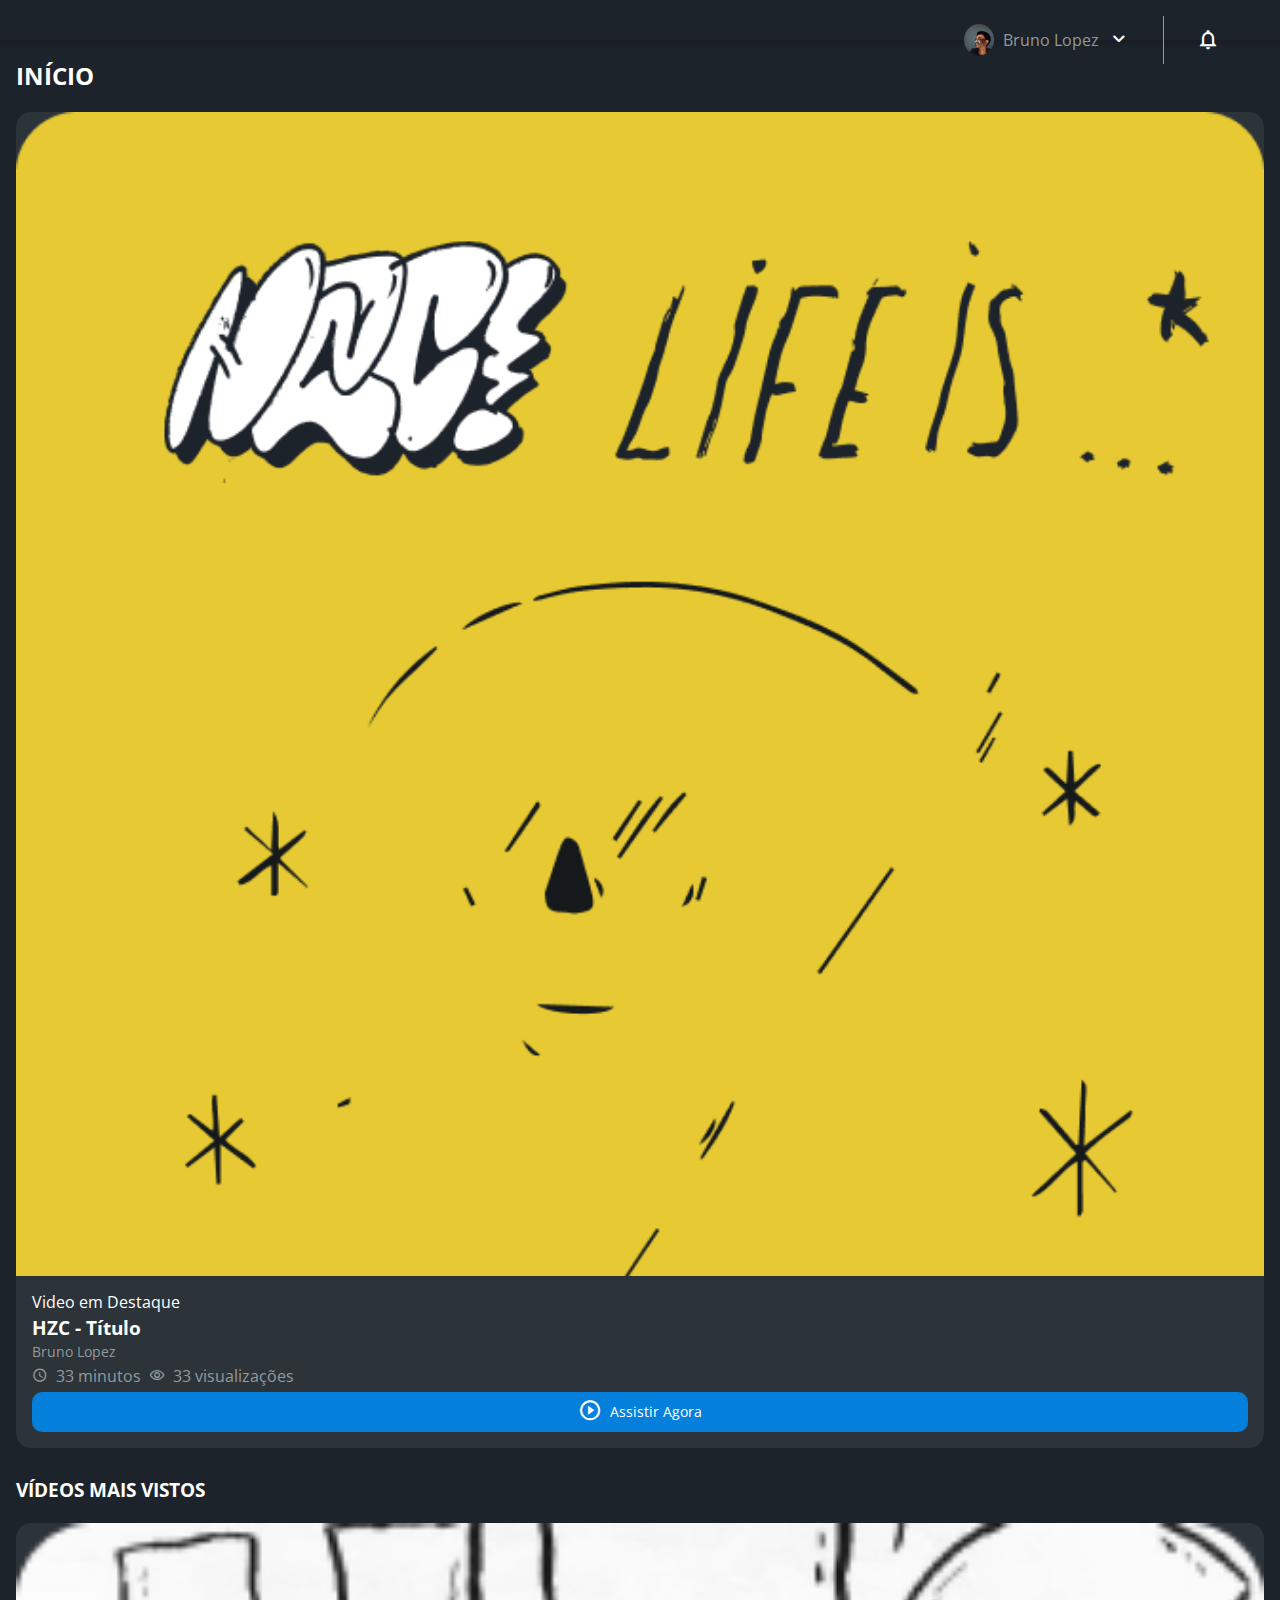
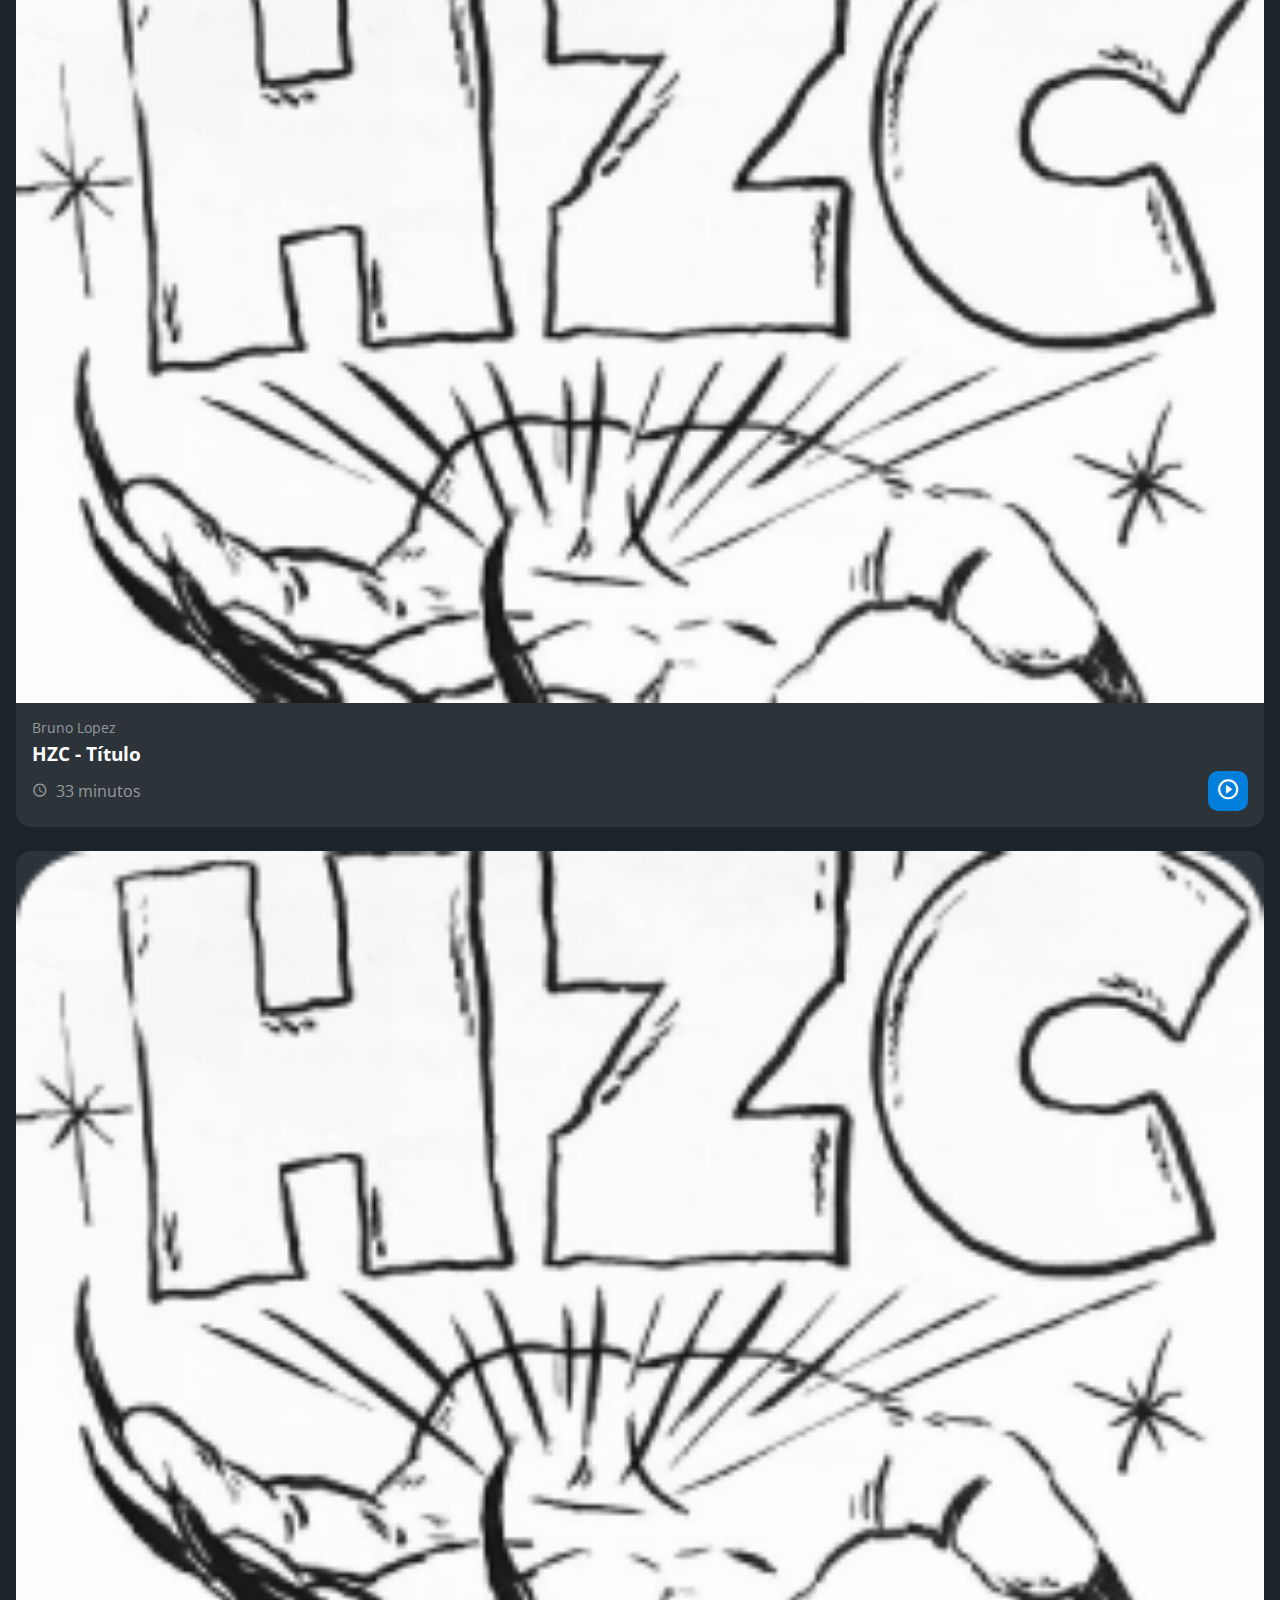
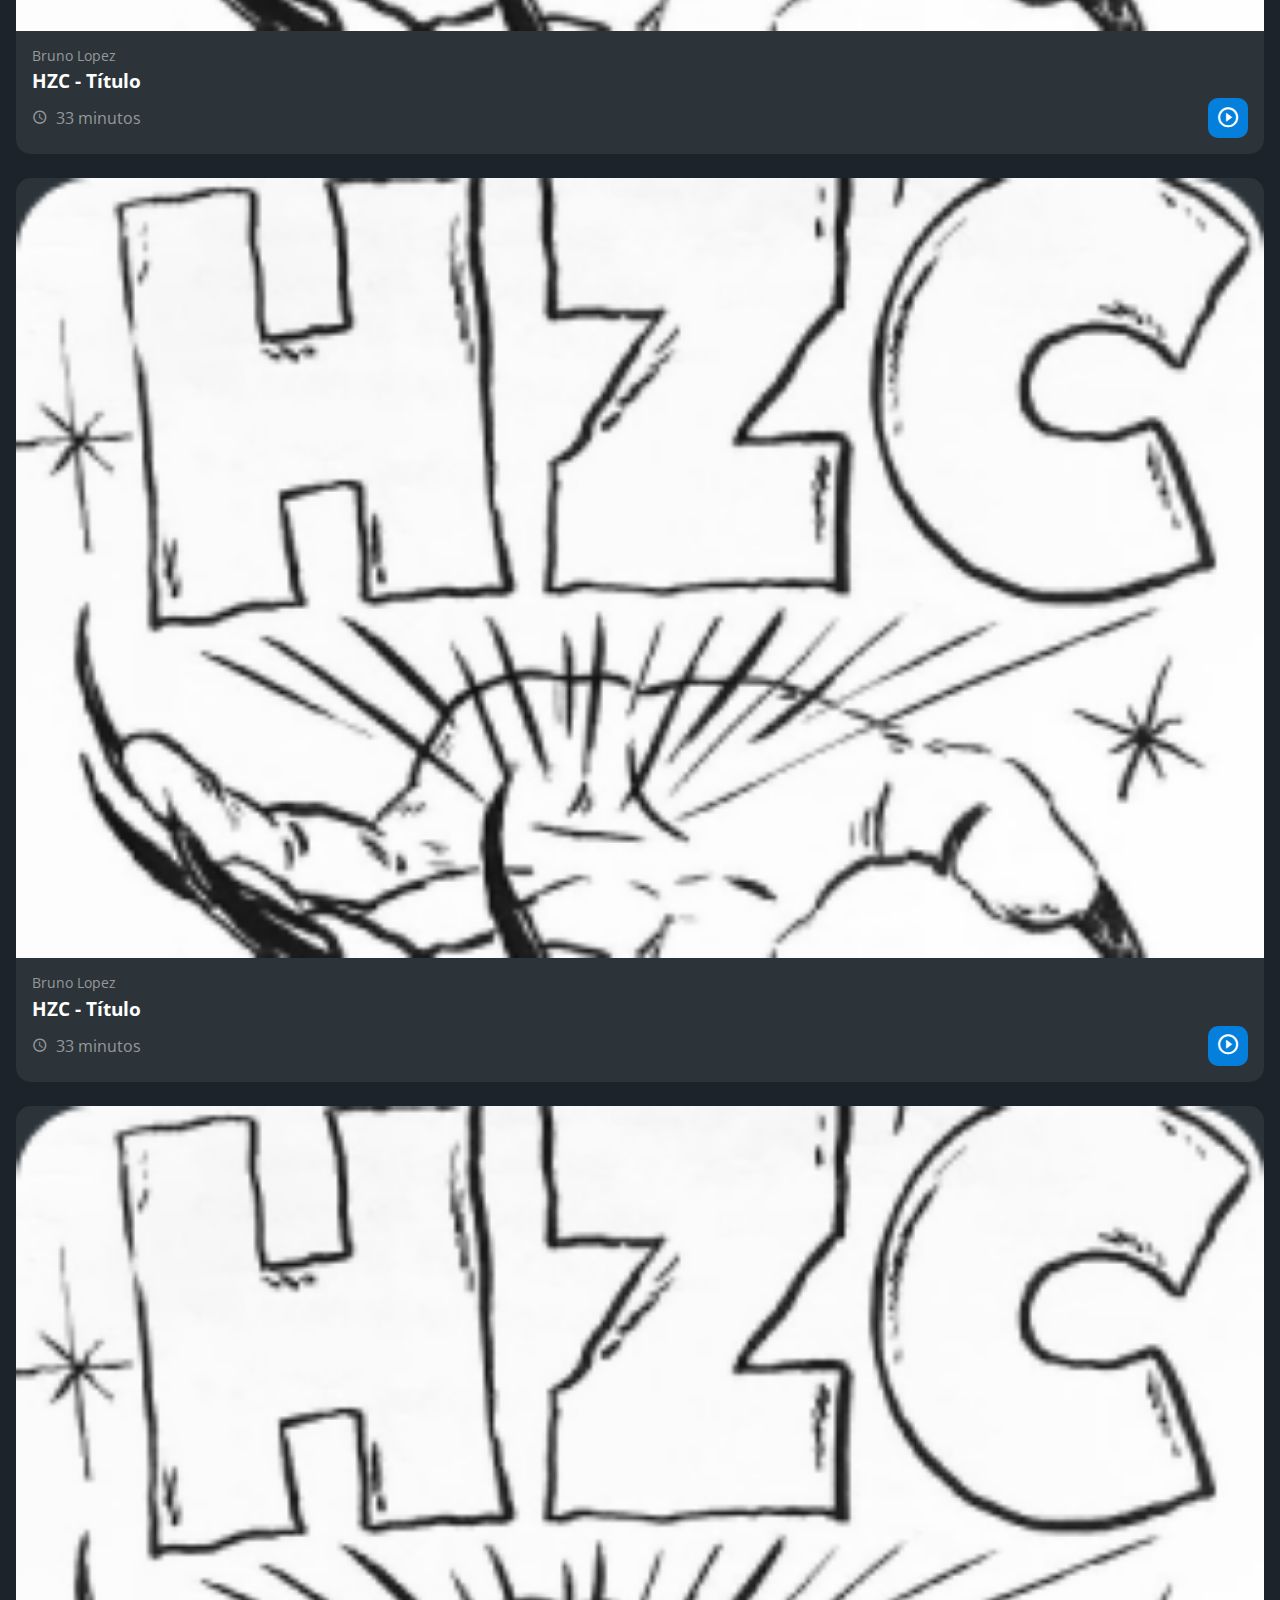
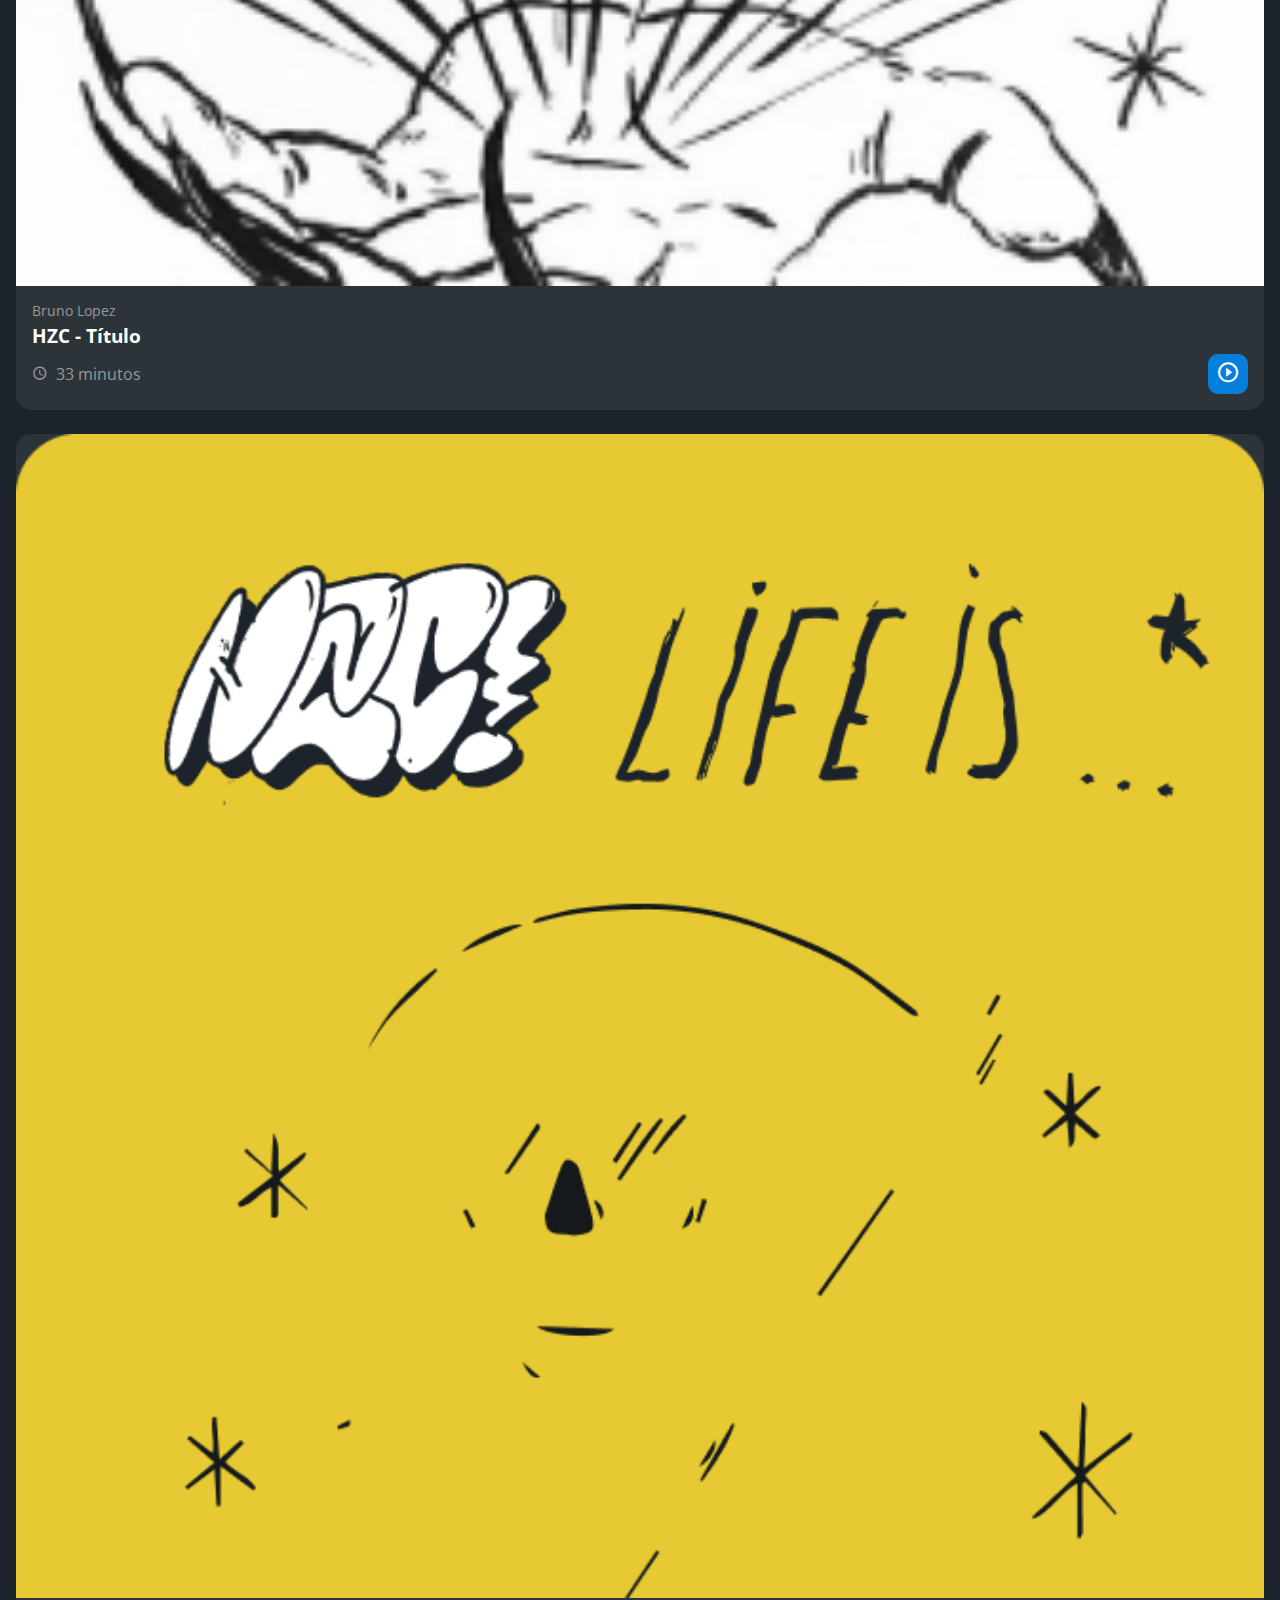
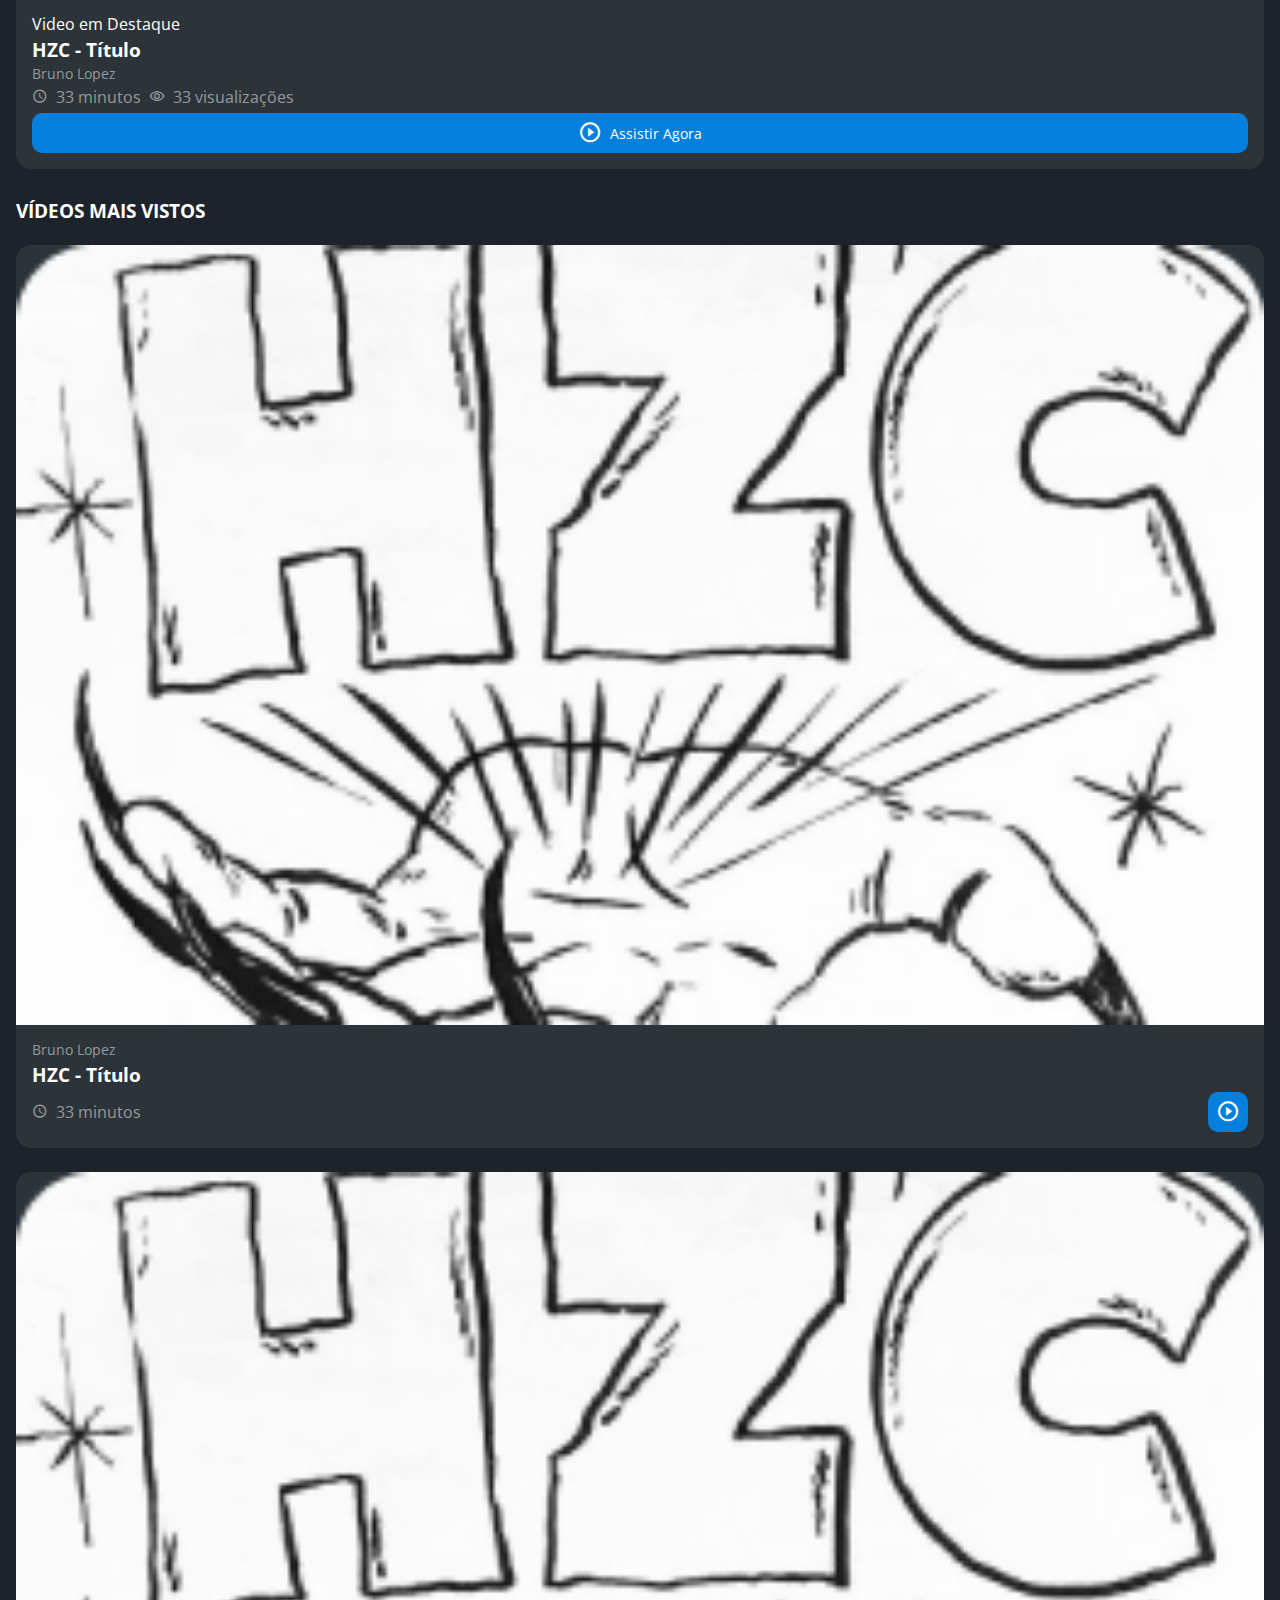
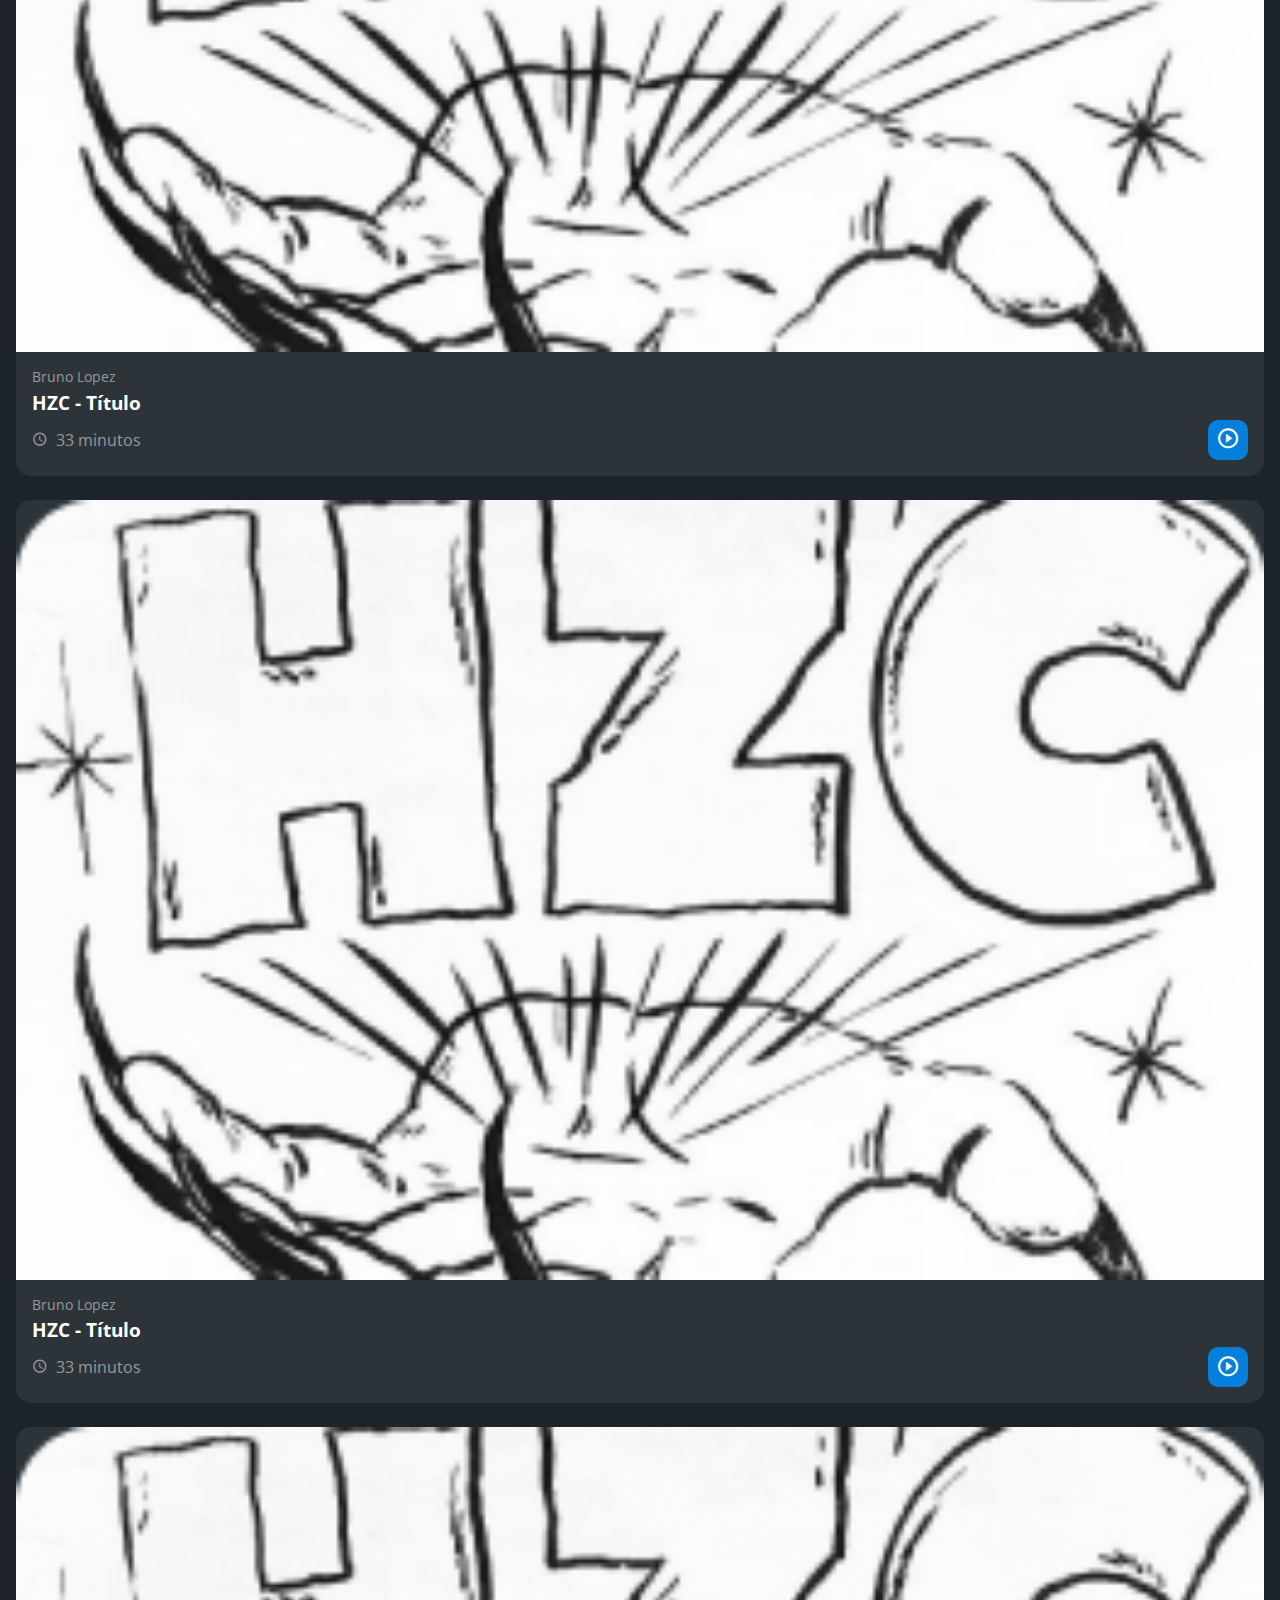
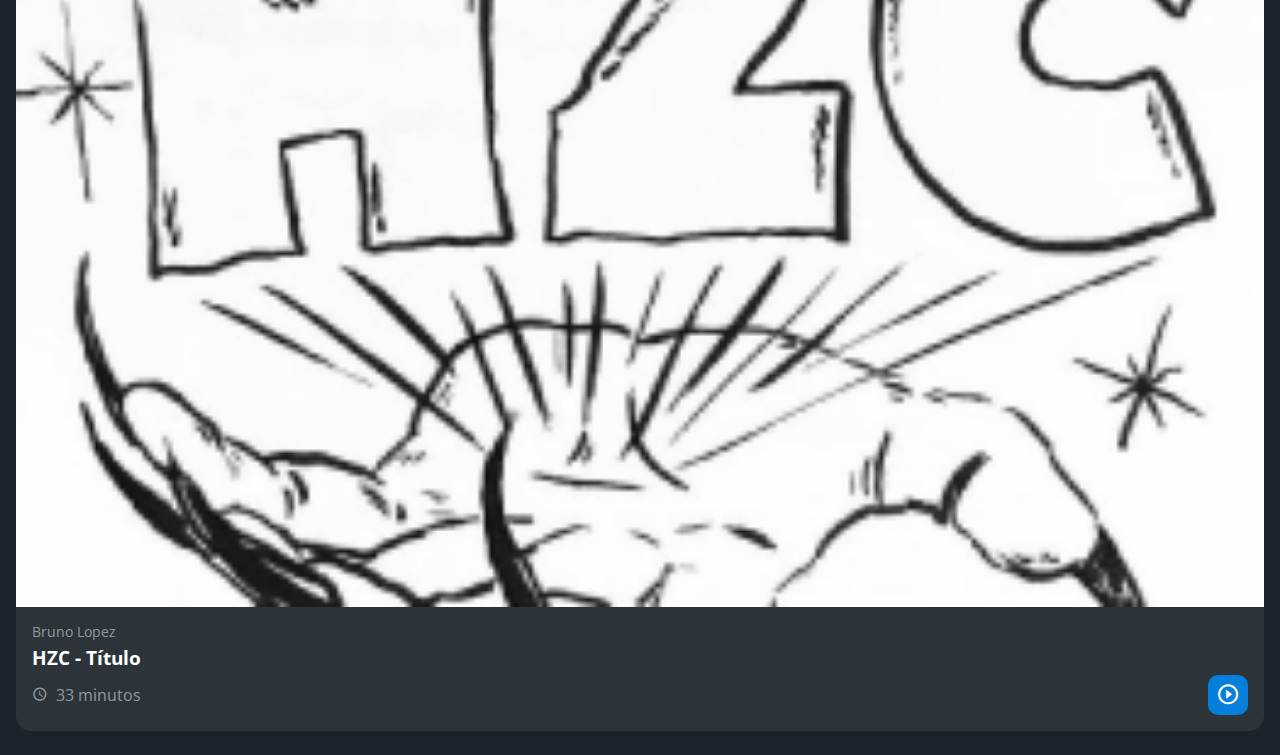
<file: Flexbox e Grid/index.html>
<!DOCTYPE html>
<html lang="pt-br">
<head>
    <meta charset="UTF-8">
    <meta http-equiv="X-UA-Compatible" content="IE=edge">
    <meta name="viewport" content="width=device-width, initial-scale=1.0">
    <title> HZC | HOME </title>
    <link rel="preconnect" href="https://fonts.googleapis.com">
    <link rel="preconnect" href="https://fonts.gstatic.com" crossorigin>
    <link rel="stylesheet" href="https://fonts.googleapis.com/css2?family=Open+Sans:wght@400;600;700&display=swap">
    <link rel="stylesheet" href="flex-e-grid-main/assets/css/reset.css">
    <link rel="stylesheet" href="flex-e-grid-main/assets/css/estilos.css">
</head>
<body>
    <header class="cabecalho">
        <button class="cabecalho_menu" aria-label="menu"><i></i></button>
        <img src="flex-e-grid-main/assets/img/logo.svg" alt="logotipo da HZC" class="cabecalho_logo">
        <p class="cabecalho-perfil"> Bruno Lopez</p>

        <button class="cabecalho_notificacao" aria-label="notificação"><i></i></button>
    </header>
    <nav class="menu-lateral">
        <img src="flex-e-grid-main/assets/img/logo.svg" alt="" class="menu-lateral_logo">
        <a href="#" class="menu-lateral_link menu-lateral_link_inicio"> Início</a>
        <a href="#" class="menu-lateral_link menu-lateral_link_videos"> Vídeos</a>
        <a href="#" class="menu-lateral_link menu-lateral_link_picos"> Picos</a>
        <a href="#" class="menu-lateral_link menu-lateral_link_integrantes"> Integrantes</a>
        <a href="#" class="menu-lateral_link menu-lateral_link_camisas"> Camisas</a>
        <a href="#" class="menu-lateral_link menu-lateral_link_pinturas"> Pinturas</a>
    </nav>

    <main class="principal">
        <h2 class="titulo-pagina"> INÍCIO </h2>
        <article class="cartao cartao--destaque"> 
            <img src="flex-e-grid-main/assets/img/banner-mobile_1.png" alt="Banner Cartão" class="cartao_imagem">
            <div class="cartao-conteudo">
                <p class="cartao-destaque"> Video em Destaque </p>
                <h3 class="cartao_titulo"> HZC - Título </h3>
                <p class="cartao-perfil"> Bruno Lopez </p>
                <p class="cartao_info cartao_info-tempo"> 33 minutos </p>
                <p class="cartao_info cartao_info-visualizacao"> 33 visualizações </p>
                <button class="cartao_botao cartao_botao-play cartao_botao-destaque"> Assistir Agora </button>
            </div>
        </article>
        <article class="cartao cartao-recentes">
            <h3 class="cartao-titulo"> Videos recentes</h3>
            <a href="#" class="cartao-link"> Ver todos</a>
            <ul class="cartao-lista">
                <li class="cartao-item">
                    <img src="flex-e-grid-main/assets/img/miniatura_1.png" alt="Thumbnail" class="cartao-item-thumbnail">
                    <h4 class="cartao-item-titulo"> HZC - Love Machine</h4>
                    <p class="cartao-item-perfil">Bruno Lopez</p>
                </li>
                <li class="cartao-item">
                    <img src="flex-e-grid-main/assets/img/miniatura_1.png" alt="Thumbnail" class="cartao-item-thumbnail">
                    <h4 class="cartao-item-titulo"> HZC - Love Machine</h4>
                    <p class="cartao-item-perfil">Bruno Lopez</p>
                </li>
                <li class="cartao-item">
                    <img src="flex-e-grid-main/assets/img/miniatura_1.png" alt="Thumbnail" class="cartao-item-thumbnail">
                    <h4 class="cartao-item-titulo"> HZC - Love Machine</h4>
                    <p class="cartao-item-perfil">Bruno Lopez</p>
                </li>
                <li class="cartao-item">
                    <img src="flex-e-grid-main/assets/img/miniatura_1.png" alt="Thumbnail" class="cartao-item-thumbnail">
                    <h4 class="cartao-item-titulo"> HZC - Love Machine</h4>
                    <p class="cartao-item-perfil">Bruno Lopez</p>
                </li>
                <li class="cartao-item">
                    <img src="flex-e-grid-main/assets/img/miniatura_1.png" alt="Thumbnail" class="cartao-item-thumbnail">
                    <h4 class="cartao-item-titulo"> HZC - Love Machine</h4>
                    <p class="cartao-item-perfil">Bruno Lopez</p>
                </li>
            </ul>
        </article>
        <section class="secao">
            <h3 class="titulo_secao"> VÍDEOS MAIS VISTOS </h3>
            <article class="cartao"> 
                <img src="flex-e-grid-main/assets/img/video_1.png" alt="Video 1 " class="cartao_imagem">
                <div class="cartao-conteudo">
                    <p class="cartao-perfil"> Bruno Lopez </p>
                    <h3 class="cartao_titulo"> HZC - Título </h3>
                    <p class="cartao_info cartao_info-tempo"> 33 minutos </p>
                    <button class="cartao_botao cartao_botao-play" aria-label="Assistir agora"></button>
                </div>
            </article>
            <article class="cartao"> 
                <img src="flex-e-grid-main/assets/img/video_1.png" alt="Video 1 " class="cartao_imagem">
                <div class="cartao-conteudo">
                    <p class="cartao-perfil"> Bruno Lopez </p>
                    <h3 class="cartao_titulo"> HZC - Título </h3>
                    <p class="cartao_info cartao_info-tempo"> 33 minutos </p>
                    <button class="cartao_botao cartao_botao-play" aria-label="Assistir agora"></button>
                </div>
            </article>
            <article class="cartao"> 
                <img src="flex-e-grid-main/assets/img/video_1.png" alt="Video 1 " class="cartao_imagem">
                <div class="cartao-conteudo">
                    <p class="cartao-perfil"> Bruno Lopez </p>
                    <h3 class="cartao_titulo"> HZC - Título </h3>
                    <p class="cartao_info cartao_info-tempo"> 33 minutos </p>
                    <button class="cartao_botao cartao_botao-play" aria-label="Assistir agora"></button>
                </div>
            </article>
            <article class="cartao"> 
                <img src="flex-e-grid-main/assets/img/video_1.png" alt="Video 1 " class="cartao_imagem">
                <div class="cartao-conteudo">
                    <p class="cartao-perfil"> Bruno Lopez </p>
                    <h3 class="cartao_titulo"> HZC - Título </h3>
                    <p class="cartao_info cartao_info-tempo"> 33 minutos </p>
                    <button class="cartao_botao cartao_botao-play" aria-label="Assistir agora"></button>
                </div>
            </article>
        </section>
        <article class="cartao cartao-recentes">
            <h3 class="cartao-titulo"> Videos recentes</h3>
            <a href="#" class="cartao-link"> Ver todos</a>
            <ul class="cartao-lista">
                <li class="cartao-item">
                    <img src="flex-e-grid-main/assets/img/miniatura_1.png" alt="Thumbnail" class="cartao-item-thumbnail">
                    <h4 class="cartao-item-titulo"> HZC - Love Machine</h4>
                    <p class="cartao-item-perfil">Bruno Lopez</p>
                </li>
                <li class="cartao-item">
                    <img src="flex-e-grid-main/assets/img/miniatura_1.png" alt="Thumbnail" class="cartao-item-thumbnail">
                    <h4 class="cartao-item-titulo"> HZC - Love Machine</h4>
                    <p class="cartao-item-perfil">Bruno Lopez</p>
                </li>
                <li class="cartao-item">
                    <img src="flex-e-grid-main/assets/img/miniatura_1.png" alt="Thumbnail" class="cartao-item-thumbnail">
                    <h4 class="cartao-item-titulo"> HZC - Love Machine</h4>
                    <p class="cartao-item-perfil">Bruno Lopez</p>
                </li>
                <li class="cartao-item">
                    <img src="flex-e-grid-main/assets/img/miniatura_1.png" alt="Thumbnail" class="cartao-item-thumbnail">
                    <h4 class="cartao-item-titulo"> HZC - Love Machine</h4>
                    <p class="cartao-item-perfil">Bruno Lopez</p>
                </li>
                <li class="cartao-item">
                    <img src="flex-e-grid-main/assets/img/miniatura_1.png" alt="Thumbnail" class="cartao-item-thumbnail">
                    <h4 class="cartao-item-titulo"> HZC - Love Machine</h4>
                    <p class="cartao-item-perfil">Bruno Lopez</p>
                </li>
            </ul>
        </article>
        <article class="cartao cartao--destaque"> 
            <img src="flex-e-grid-main/assets/img/banner-mobile_1.png" alt="Banner Cartão" class="cartao_imagem">
            <div class="cartao-conteudo">
                <p class="cartao-destaque"> Video em Destaque </p>
                <h3 class="cartao_titulo"> HZC - Título </h3>
                <p class="cartao-perfil"> Bruno Lopez </p>
                <p class="cartao_info cartao_info-tempo"> 33 minutos </p>
                <p class="cartao_info cartao_info-visualizacao"> 33 visualizações </p>
                <button class="cartao_botao cartao_botao-play cartao_botao-destaque"> Assistir Agora </button>
            </div>
        </article>
        <section class="secao">
            <h3 class="titulo_secao"> VÍDEOS MAIS VISTOS </h3>
            <article class="cartao"> 
                <img src="flex-e-grid-main/assets/img/video_1.png" alt="Video 1 " class="cartao_imagem">
                <div class="cartao-conteudo">
                    <p class="cartao-perfil"> Bruno Lopez </p>
                    <h3 class="cartao_titulo"> HZC - Título </h3>
                    <p class="cartao_info cartao_info-tempo"> 33 minutos </p>
                    <button class="cartao_botao cartao_botao-play" aria-label="Assistir agora"></button>
                </div>
            </article>
            <article class="cartao"> 
                <img src="flex-e-grid-main/assets/img/video_1.png" alt="Video 1 " class="cartao_imagem">
                <div class="cartao-conteudo">
                    <p class="cartao-perfil"> Bruno Lopez </p>
                    <h3 class="cartao_titulo"> HZC - Título </h3>
                    <p class="cartao_info cartao_info-tempo"> 33 minutos </p>
                    <button class="cartao_botao cartao_botao-play" aria-label="Assistir agora"></button>
                </div>
            </article>
            <article class="cartao"> 
                <img src="flex-e-grid-main/assets/img/video_1.png" alt="Video 1 " class="cartao_imagem">
                <div class="cartao-conteudo">
                    <p class="cartao-perfil"> Bruno Lopez </p>
                    <h3 class="cartao_titulo"> HZC - Título </h3>
                    <p class="cartao_info cartao_info-tempo"> 33 minutos </p>
                    <button class="cartao_botao cartao_botao-play" aria-label="Assistir agora"></button>
                </div>
            </article>
            <article class="cartao"> 
                <img src="flex-e-grid-main/assets/img/video_1.png" alt="Video 1 " class="cartao_imagem">
                <div class="cartao-conteudo">
                    <p class="cartao-perfil"> Bruno Lopez </p>
                    <h3 class="cartao_titulo"> HZC - Título </h3>
                    <p class="cartao_info cartao_info-tempo"> 33 minutos </p>
                    <button class="cartao_botao cartao_botao-play" aria-label="Assistir agora"></button>
                </div>
            </article>
        </section>
    </main>

    <script src="index.js"></script>
</body>
</html>
</file>
<file: Flexbox e Grid/flex-e-grid-main/assets/css/estilos.css>
@font-face {
    font-family: 'icones';
    src: url(../font/icones.ttf);
}

body {
    background-color: #1D232A;
    font-family: 'Open Sans', 'icones', sans-serif;
    color: white;
}

@media screen and (min-width: 1440px) {
    body {
        display: grid;
        grid-template-columns: auto 1fr;
    }
}

.cabecalho {
    display: flex;
    justify-content: space-between;
    align-items: center;
    background-color: #15191C;
    padding: 0px 16px;
    box-shadow: 0px 4px 4px rgba(0, 0, 0, 0.16);
}

.cabecalho_menu i::before {
    content: "\e904";
    font-size: 24px;
}

.cabecalho_notificacao i::before {
    content: "\e906";
    font-size: 24px;
}

.cabecalho_logo {
    width: 40px;
}

.cabecalho-perfil {
    display: none;
}

@media screen and (min-width: 144px) {
    .cabecalho {
        background-color: #1D232A;
        display: grid;
        column-gap: 32px;
        grid-template-columns: 1fr auto;
        padding: 16px 60px;
        height: 40px;
        box-sizing: border-box;
        grid-column: 2;
    }

    .cabecalho_menu {
        display: none;
    }

    .cabecalho_logo {
        display: none;
    }

    .cabecalho-perfil {
        display: grid;
        grid-template-columns: repeat(3,auto);
        column-gap: 8px;
        align-items: center;
        justify-self: flex-end;
        color: #95999C;
        padding: 8px 32px;
        border-right: 1px solid #95999C;
    }

    .cabecalho-perfil::before {
        content: "";
        display: block;
        width: 32px;
        height: 32px;
        background-image: url(../img/profile_1.png);
        background-size: contain;
        background-repeat: no-repeat;
        background-position: center;
    }

    .cabecalho-perfil::after {
        content: "\e90d";
        color: white;
        font-size: 1.5rem;
    }
}

.menu-lateral {
    position: absolute;
    left: -100vw;
    display: flex;
    flex-direction: column;
    width: 75vw;
    height: 100vh;
    background-color: #15191C;
    transition: left .25s;
    z-index: 99;
}

.menu-lateral--ativo {
    left: 0;
    transition: left .25s;
}

.menu-lateral_logo {
    align-self: center;
    width: 110px;
    padding: 16px
}

.menu-lateral_link {
    height: 64px;
    color: #95999C;
    padding-left: 64px;
    display: flex;
    align-items: center;
}

.menu-lateral_link:hover{
    color: white;
    padding-left: 56px;
    border-left: 8px solid white;
}

.menu-lateral_link::before {
    content: "";
    width: 24px;
    height: 24px;
    font-size: 24px;
    position: absolute;
    left: 24px;
}

.menu-lateral_link_inicio::before {
    content: "\e902";
}

.menu-lateral_link_videos::before {
    content: "\e90e";
}

.menu-lateral_link_picos::before{
    content: "\e909";
}

.menu-lateral_link_integrantes::before {
    content: "\e903";
}

.menu-lateral_link_camisas::before {
    content: "\e900";
}

.menu-lateral_link_pinturas::before {
    content: "\e90a";
} 

@media screen and (min-width: 1440px) {
    .menu-lateral {
        position: static;
        width: 200px;
        grid-column: 1;
        grid-row: 1 / span 2;
    }
    
}

.principal {
    padding: 24px 16px;
    display: grid;
    gap: 16px;
}

.titulo-pagina {
    font-size: 1.5rem;
    font-weight: bold;
}

.titulo_secao {
    font-size: 1.2em;
    font-weight: bold;
}

@media screen and (min-width: 1440px) {
    .principal {
        display: grid;
        grid-template-columns: auto 1fr auto;
        column-gap: 32px;
        padding: 16px 60px;
        grid-column: 2;
    }
}

.cartao {
    width: 100%;
    border-radius: 15px;
    overflow: hidden;
    background-color: #2C343A;
    margin-top: 8px;
}

.cartao--destaque {
    margin-bottom: 16px;
}

.cartao-conteudo {
    padding: 16px;
    display: grid;
    grid-template-columns: auto 1fr;
    gap: 8px;
}

.cartao-destaque {
    grid-column: span 2;
}

.cartao_titulo {
    font-size: 1.2rem;
    font-weight: bold;
    grid-column: span 2;
}

.cartao-perfil {
    color: #95999C;
    font-size: 0.9rem;
    grid-column: span 2;
}

.cartao_info {
    display: flex;
    align-items: center;
    color: #95999C;
}

.cartao_info-tempo::before {
    content: "\e90c";
    margin-right:  8px;
}

.cartao_info-visualizacao::before {
    content: "\e90f";
    margin-right:  8px;
}

.cartao_botao {
    display: flex;
    justify-content: center;
    align-items: center;
    background-color: #0480DC;
    width: 40px;
    height: 40px;
    border-radius: 10px;
    font-size: 0.9rem;
    justify-self: flex-end;
}

.cartao_botao-play::before {
    content: "\e90b";
    font-size: 24px;
}

.cartao_botao-destaque {
    width: 100%;
    grid-column: span 2

}

.cartao_botao-destaque::before {
    margin-right: 8px;
}

.cartao-recentes {
    display: none;
}

@media screen and (min-width: 1440px) {
    .cartao-recentes {
        display: grid;
        grid-template-columns: auto auto;
        align-items: center;
        row-gap: 24px;
        width: 256px;
        padding: 16px;
        box-sizing: border-box;
    }

    .cartao-recentes .cartao-titulo {
        grid-column: auto;
    }

    .cartao-link {
        font-size: 0.8rem;
        font-weight: 600;
        color: #0480DC;
        justify-self: flex-end;
    }

    .cartao-lista {
        display: grid;
        row-gap: 16px;
        grid-column: span 2;
    }

    .cartao-item {
        display: grid;
        grid-template-columns: auto 1fr;
        gap: 8px;
    }

    .cartao-item-thumbnail {
        width: 32px;
        grid-row: span 2;
    }

    .cartao-item-titulo {
        font-size: 0.9rem;
        line-height: 1.2rem;
        font-weight: 700;
    }

    .cartao-item-perfil {
        font-size: 0.8rem;
        color: #95999C;
    }
}

.secao {
    display: grid;
    gap: 16px;
}
</file>
